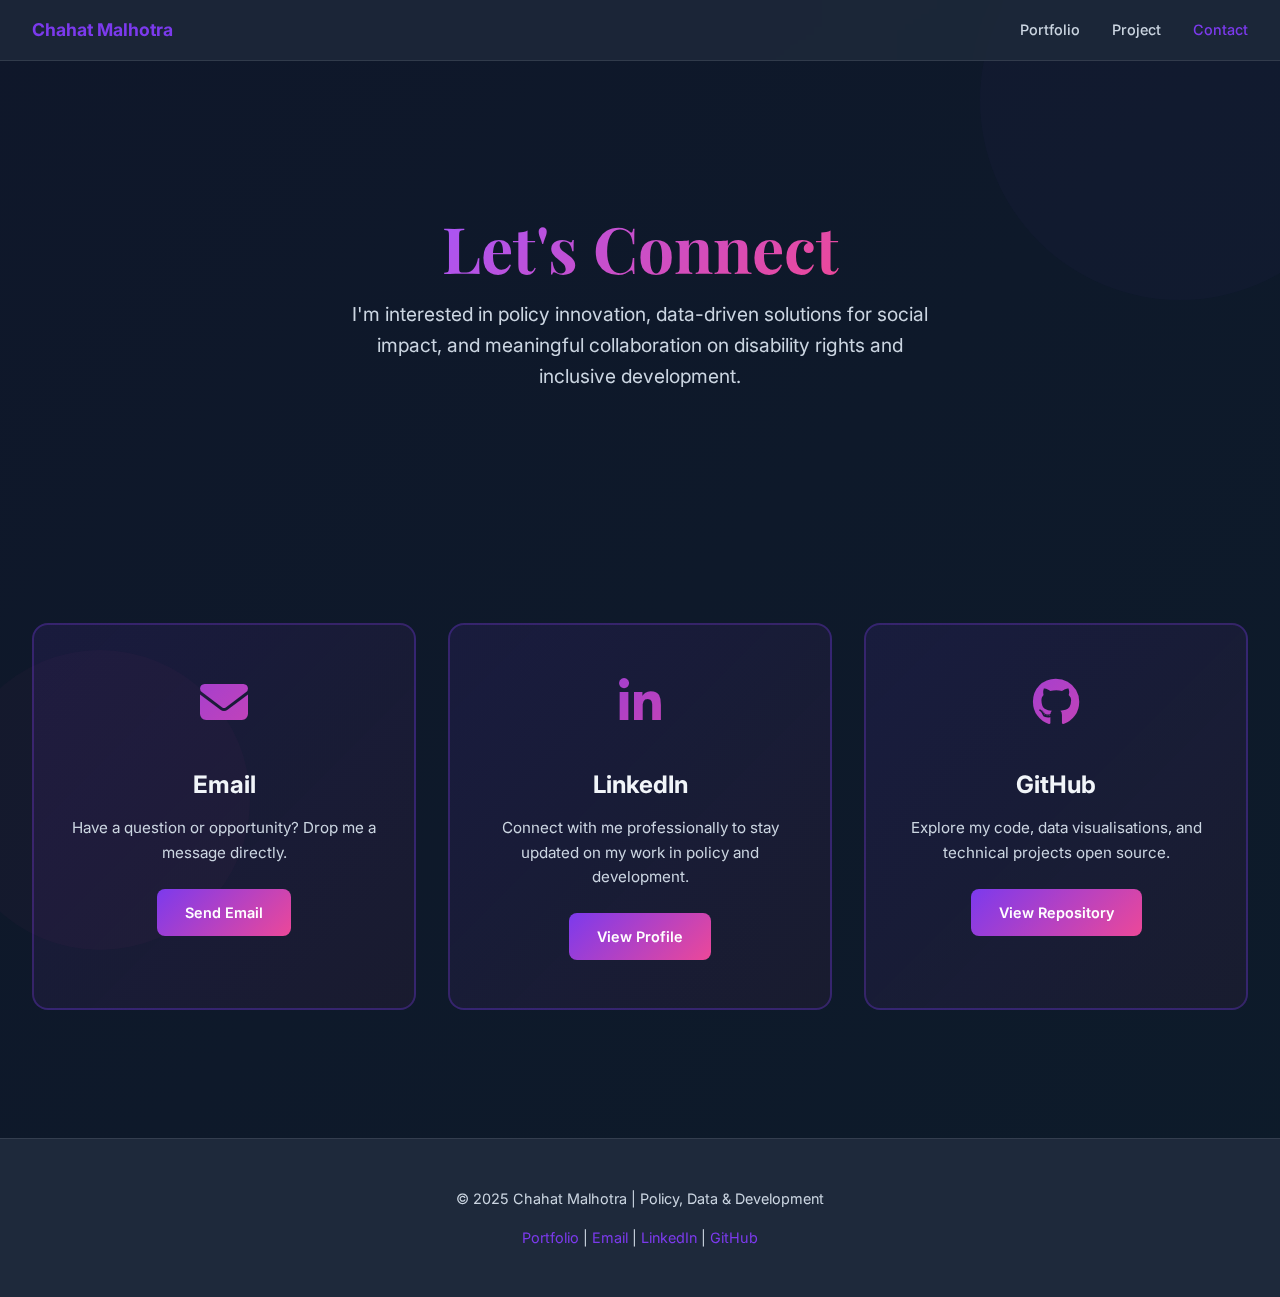
<file: contact.html>
<!DOCTYPE html>
<html lang="en">
<head>
    <meta charset="UTF-8">
    <meta name="viewport" content="width=device-width, initial-scale=1.0">
    <title>Contact | Chahat Malhotra</title>
    
    <!-- Fonts -->
    <link rel="preconnect" href="https://fonts.googleapis.com">
    <link rel="preconnect" href="https://fonts.gstatic.com" crossorigin>
    <link href="https://fonts.googleapis.com/css2?family=Inter:wght@300;400;500;600;700;800&display=swap" rel="stylesheet">
    <link href="https://fonts.googleapis.com/css2?family=Playfair+Display:wght@600;700;800&display=swap" rel="stylesheet">
    
    <!-- Icons -->
    <link rel="stylesheet" href="https://cdnjs.cloudflare.com/ajax/libs/font-awesome/6.4.0/css/all.min.css">

    <style>
        * {
            margin: 0;
            padding: 0;
            box-sizing: border-box;
        }

        :root {
            --primary-purple: #7c3aed;
            --dark-purple: #6b21a8;
            --light-purple: #a855f7;
            --bg-dark: #0f172a;
            --bg-section: #1e293b;
            --text-primary: #f1f5f9;
            --text-secondary: #cbd5e1;
            --accent: #ec4899;
        }

        html {
            scroll-behavior: smooth;
        }

        body {
            font-family: 'Inter', -apple-system, BlinkMacSystemFont, sans-serif;
            background: linear-gradient(135deg, var(--bg-dark) 0%, #0d1b2a 100%);
            color: var(--text-primary);
            line-height: 1.6;
            min-height: 100vh;
        }

        /* Animated background elements */
        .bg-blob {
            position: fixed;
            border-radius: 50%;
            opacity: 0.03;
            z-index: -1;
            pointer-events: none;
        }

        .blob-1 {
            width: 400px;
            height: 400px;
            background: var(--primary-purple);
            top: -100px;
            right: -100px;
            animation: float 20s infinite ease-in-out;
        }

        .blob-2 {
            width: 300px;
            height: 300px;
            background: var(--accent);
            bottom: -50px;
            left: -50px;
            animation: float 15s infinite ease-in-out reverse;
        }

        @keyframes float {
            0%, 100% { transform: translate(0px, 0px); }
            25% { transform: translate(30px, -30px); }
            50% { transform: translate(0px, -50px); }
            75% { transform: translate(-30px, -30px); }
        }

        /* Navigation */
        nav {
            background: rgba(30, 41, 59, 0.8);
            border-bottom: 1px solid rgba(255, 255, 255, 0.1);
            position: sticky;
            top: 0;
            z-index: 1000;
            backdrop-filter: blur(10px);
        }

        .nav-content {
            max-width: 1400px;
            margin: 0 auto;
            padding: 1rem 2rem;
            display: flex;
            justify-content: space-between;
            align-items: center;
        }

        .nav-brand {
            font-size: 1.1rem;
            font-weight: 700;
            color: var(--primary-purple);
        }

        .nav-links {
            display: flex;
            gap: 2rem;
            list-style: none;
        }

        .nav-links a {
            color: var(--text-secondary);
            text-decoration: none;
            font-weight: 500;
            font-size: 0.9rem;
            transition: color 0.3s ease;
            position: relative;
        }

        .nav-links a:hover {
            color: var(--primary-purple);
        }

        .nav-links a::after {
            content: '';
            position: absolute;
            bottom: -5px;
            left: 0;
            width: 0;
            height: 2px;
            background: linear-gradient(90deg, var(--primary-purple), var(--accent));
            transition: width 0.3s ease;
        }

        .nav-links a:hover::after {
            width: 100%;
        }

        /* Container */
        .container {
            max-width: 1400px;
            margin: 0 auto;
            padding: 0 2rem;
        }

        /* Hero Section */
        .hero {
            padding: 6rem 2rem 4rem;
            text-align: center;
            min-height: 50vh;
            display: flex;
            flex-direction: column;
            justify-content: center;
            align-items: center;
        }

        .hero h1 {
            font-family: 'Playfair Display', serif;
            font-size: 4rem;
            font-weight: 700;
            margin-bottom: 1rem;
            background: linear-gradient(135deg, var(--light-purple), var(--accent));
            -webkit-background-clip: text;
            -webkit-text-fill-color: transparent;
            background-clip: text;
            line-height: 1.1;
            animation: fadeInUp 0.8s ease-out;
        }

        .hero p {
            font-size: 1.2rem;
            color: var(--text-secondary);
            max-width: 600px;
            margin: 0 auto;
            animation: fadeInUp 0.8s ease-out 0.2s both;
        }

        @keyframes fadeInUp {
            from {
                opacity: 0;
                transform: translateY(30px);
            }
            to {
                opacity: 1;
                transform: translateY(0);
            }
        }

        /* Contact Section */
        .contact-section {
            padding: 4rem 0;
        }

        .contact-grid {
            display: grid;
            grid-template-columns: repeat(auto-fit, minmax(300px, 1fr));
            gap: 2rem;
            margin-top: 3rem;
        }

        .contact-card {
            background: linear-gradient(135deg, rgba(124, 58, 237, 0.1) 0%, rgba(236, 72, 153, 0.05) 100%);
            border: 2px solid rgba(124, 58, 237, 0.3);
            border-radius: 16px;
            padding: 2.5rem 2rem;
            text-align: center;
            transition: all 0.4s cubic-bezier(0.34, 1.56, 0.64, 1);
            position: relative;
            overflow: hidden;
        }

        .contact-card::before {
            content: '';
            position: absolute;
            top: 0;
            left: -100%;
            width: 100%;
            height: 100%;
            background: linear-gradient(90deg, transparent, rgba(255, 255, 255, 0.1), transparent);
            transition: left 0.6s ease;
        }

        .contact-card:hover::before {
            left: 100%;
        }

        .contact-card:hover {
            border-color: var(--primary-purple);
            background: linear-gradient(135deg, rgba(124, 58, 237, 0.15) 0%, rgba(236, 72, 153, 0.08) 100%);
            transform: translateY(-8px);
            box-shadow: 0 20px 50px rgba(124, 58, 237, 0.3);
        }

        .card-icon {
            font-size: 3rem;
            margin-bottom: 1.5rem;
            background: linear-gradient(135deg, var(--primary-purple), var(--accent));
            -webkit-background-clip: text;
            -webkit-text-fill-color: transparent;
            background-clip: text;
            transition: transform 0.3s ease;
        }

        .contact-card:hover .card-icon {
            transform: scale(1.15) rotate(5deg);
        }

        .card-title {
            font-size: 1.5rem;
            font-weight: 700;
            color: var(--text-primary);
            margin-bottom: 0.75rem;
        }

        .card-description {
            color: var(--text-secondary);
            font-size: 0.95rem;
            margin-bottom: 1.5rem;
            line-height: 1.6;
        }

        .card-link {
            display: inline-block;
            padding: 0.75rem 1.75rem;
            background: linear-gradient(135deg, var(--primary-purple), var(--accent));
            color: white;
            text-decoration: none;
            border-radius: 8px;
            font-weight: 600;
            font-size: 0.9rem;
            transition: all 0.3s ease;
            position: relative;
            overflow: hidden;
        }

        .card-link::before {
            content: '';
            position: absolute;
            top: 0;
            left: -100%;
            width: 100%;
            height: 100%;
            background: rgba(255, 255, 255, 0.2);
            transition: left 0.3s ease;
            z-index: -1;
        }

        .card-link:hover {
            transform: translateX(4px);
            box-shadow: 0 10px 30px rgba(124, 58, 237, 0.4);
        }

        .card-link:hover::before {
            left: 100%;
        }

        /* Message Section */
        .message-section {
            padding: 4rem 0;
            text-align: center;
        }

        .message-box {
            background: rgba(124, 58, 237, 0.08);
            border-left: 4px solid var(--primary-purple);
            padding: 2.5rem;
            border-radius: 12px;
            margin-top: 2rem;
            animation: fadeInUp 0.8s ease-out 0.4s both;
        }

        .message-box h3 {
            font-size: 1.4rem;
            color: var(--light-purple);
            margin-bottom: 1rem;
        }

        .message-box p {
            color: var(--text-secondary);
            font-size: 1rem;
            line-height: 1.8;
        }

        /* Quick Links */
        .quick-links {
            padding: 3rem 0;
            border-top: 1px solid rgba(255, 255, 255, 0.05);
            border-bottom: 1px solid rgba(255, 255, 255, 0.05);
        }

        .links-grid {
            display: grid;
            grid-template-columns: repeat(auto-fit, minmax(250px, 1fr));
            gap: 2rem;
            margin-top: 2rem;
        }

        .link-item {
            background: var(--bg-section);
            padding: 1.5rem;
            border-radius: 8px;
            border-left: 3px solid var(--primary-purple);
            transition: all 0.3s ease;
        }

        .link-item:hover {
            transform: translateX(8px);
            border-left-color: var(--accent);
            background: rgba(124, 58, 237, 0.1);
        }

        .link-item h4 {
            color: var(--light-purple);
            margin-bottom: 0.5rem;
            font-size: 1.1rem;
        }

        .link-item p {
            color: var(--text-secondary);
            font-size: 0.9rem;
        }

        .link-item a {
            color: var(--primary-purple);
            text-decoration: none;
            font-weight: 600;
            transition: color 0.3s ease;
        }

        .link-item a:hover {
            color: var(--accent);
            text-decoration: underline;
        }

        /* Footer */
        footer {
            background: var(--bg-section);
            padding: 3rem 2rem;
            text-align: center;
            border-top: 1px solid rgba(255, 255, 255, 0.1);
            margin-top: 4rem;
        }

        footer p {
            color: var(--text-secondary);
            font-size: 0.9rem;
        }

        footer a {
            color: var(--primary-purple);
            text-decoration: none;
            transition: color 0.3s ease;
        }

        footer a:hover {
            color: var(--accent);
            text-decoration: underline;
        }

        /* Accessibility */
        .sr-only {
            position: absolute;
            width: 1px;
            height: 1px;
            padding: 0;
            margin: -1px;
            overflow: hidden;
            clip: rect(0,0,0,0);
            border: 0;
        }

        @media (max-width: 768px) {
            .hero h1 {
                font-size: 2.5rem;
            }

            .nav-links {
                gap: 1rem;
            }

            .contact-grid {
                grid-template-columns: 1fr;
            }

            .hero p {
                font-size: 1rem;
            }
        }

        /* High contrast mode support */
        @media (prefers-contrast: high) {
            :root {
                --bg-dark: #000000;
                --bg-section: #1a1a1a;
                --text-primary: #ffffff;
            }
        }

        /* Reduce motion for accessibility */
        @media (prefers-reduced-motion: reduce) {
            *, *::before, *::after {
                animation-duration: 0.01ms !important;
                animation-iteration-count: 1 !important;
                transition-duration: 0.01ms !important;
            }
        }
    </style>
</head>

<body>
    <!-- Animated Background -->
    <div class="bg-blob blob-1"></div>
    <div class="bg-blob blob-2"></div>

    <!-- Navigation -->
    <nav role="navigation" aria-label="Main navigation">
        <div class="nav-content">
            <div class="nav-brand">Chahat Malhotra</div>
            <ul class="nav-links">
                <li><a href="index.html">Portfolio</a></li>
                <li><a href="index.html#aims">Project</a></li>
                <li><a href="contact.html" style="color: var(--primary-purple);">Contact</a></li>
            </ul>
        </div>
    </nav>

    <!-- Hero Section -->
    <div class="container">
        <header class="hero" role="banner">
            <h1>Let's Connect</h1>
            <p>I'm interested in policy innovation, data-driven solutions for social impact, and meaningful collaboration on disability rights and inclusive development.</p>
        </header>
    </div>

    <!-- Contact Cards Section -->
    <section class="contact-section">
        <div class="container">
            <div class="contact-grid">
                <!-- Email Card -->
                <div class="contact-card">
                    <div class="card-icon">
                        <i class="fas fa-envelope"></i>
                    </div>
                    <h3 class="card-title">Email</h3>
                    <p class="card-description">Have a question or opportunity? Drop me a message directly.</p>
                    <a href="mailto:chahatmalhotra.work@gmail.com" class="card-link">Send Email</a>
                </div>

                <!-- LinkedIn Card -->
                <div class="contact-card">
                    <div class="card-icon">
                        <i class="fab fa-linkedin-in"></i>
                    </div>
                    <h3 class="card-title">LinkedIn</h3>
                    <p class="card-description">Connect with me professionally to stay updated on my work in policy and development.</p>
                    <a href="https://www.linkedin.com/in/chahat-malhotra/" target="_blank" rel="noopener noreferrer" class="card-link">View Profile</a>
                </div>

                <!-- GitHub Card -->
                <div class="contact-card">
                    <div class="card-icon">
                        <i class="fab fa-github"></i>
                    </div>
                    <h3 class="card-title">GitHub</h3>
                    <p class="card-description">Explore my code, data visualisations, and technical projects open source.</p>
                    <a href="https://github.com/c-malhotra" target="_blank" rel="noopener noreferrer" class="card-link">View Repository</a>
                </div>
            </div>
        </div>
    </section>



    <!-- Footer -->
    <footer role="contentinfo">
        <div class="container">
            <p style="margin-bottom: 1rem;">© 2025 Chahat Malhotra | Policy, Data &amp; Development</p>
            <p>
                <a href="index.html">Portfolio</a> | 
                <a href="mailto:chahatmalhotra.work@gmail.com">Email</a> | 
                <a href="https://www.linkedin.com/in/chahat-malhotra/">LinkedIn</a> | 
                <a href="https://github.com/c-malhotra">GitHub</a>
            </p>
        </div>
    </footer>

    <script>
        // Smooth scroll for anchor links
        document.querySelectorAll('a[href^="#"]').forEach(anchor => {
            anchor.addEventListener('click', function (e) {
                e.preventDefault();
                const target = document.querySelector(this.getAttribute('href'));
                if (target) {
                    target.scrollIntoView({ behavior: 'smooth' });
                }
            });
        });
    </script>
</body>
</html>
</file>
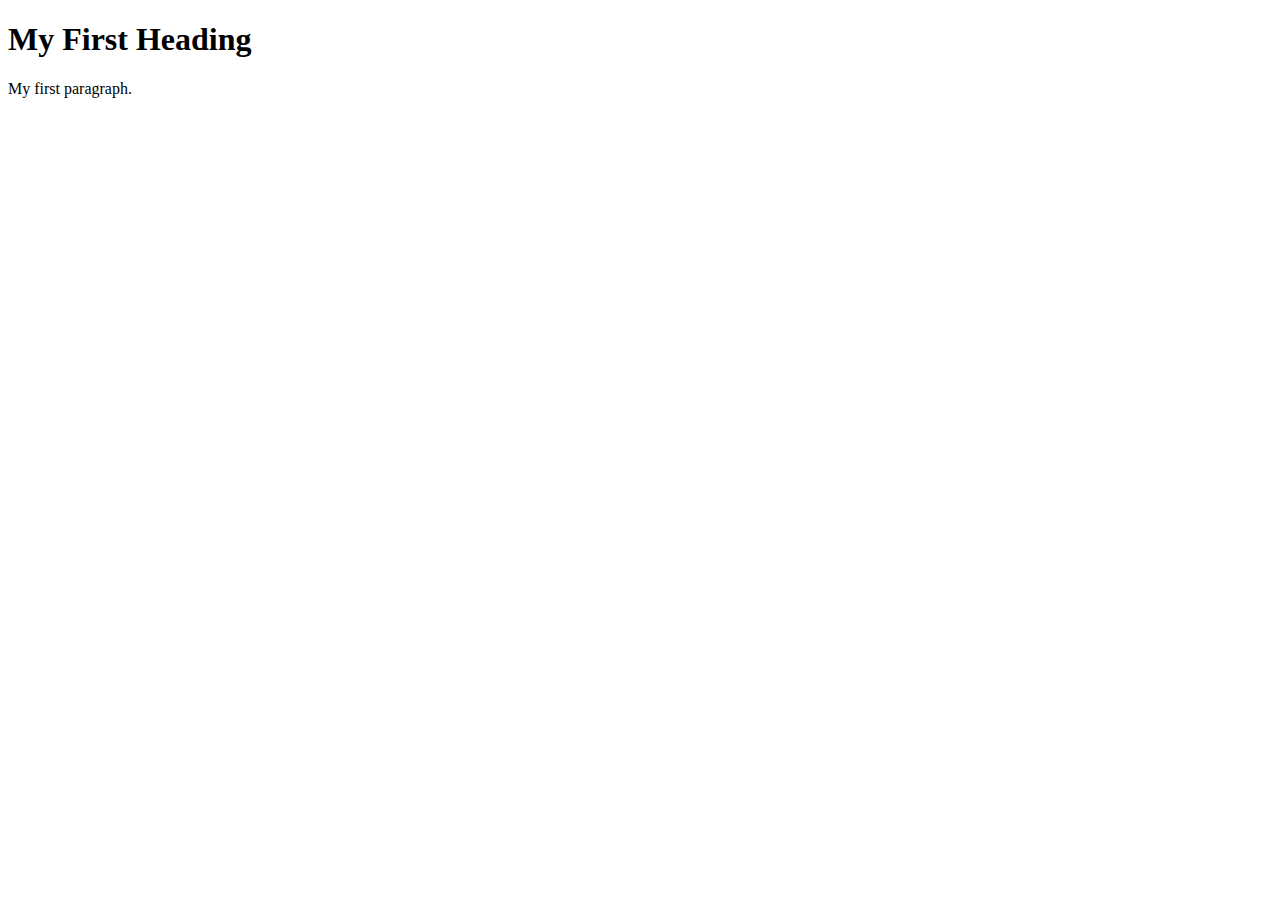
<file: Example1.html>
<!DOCTYPE html>
<html>

<!-- Richard Davies, Data Science -->

<!-- Commenting you code is vital, vital, vital -->
<!-- This is how you add comments to HTML -->

<!-- You can also include
multi - line comments
if you find that useful -->

<!-- To comment something out, use the short-cut CTRL & the "/" key (command + "/" on Mac)-->

<!-- HTML files have two fundamental parts. (1) The head, (2) The body -->

<!-- The head contains things that you do not see on the page -->

<head>
    <title>Page Title</title>
</head>

<!-- The body contains thigs you see -->
<!-- Most elements both open and close, with the content in the middle -->
<!-- Indenting is optional, but helps with readability -->
<body>
    <h1>My First Heading</h1>
    <p>My first paragraph.</p>
</body>
</html>
</file>
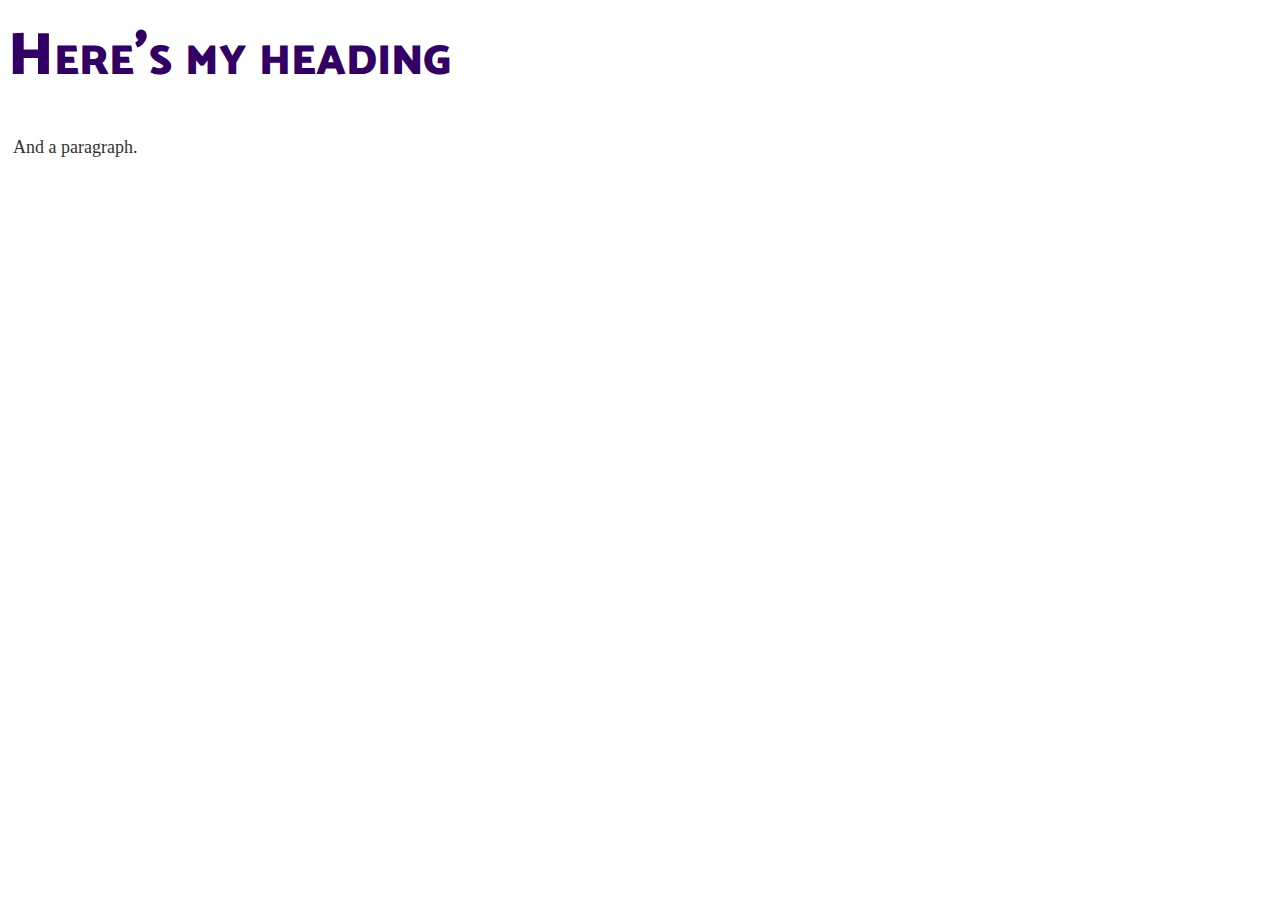
<file: Example2.html>
<!DOCTYPE html>

<!-- Richard Davies, Data Science -->

<html>

<head>
    <title>Richard's Second Example</title>

<!-- Link to my CSS file -->
<!-- The link needs to point to the CSS file, so it needs to be in the right place -->
    <link rel="stylesheet" href="Example2.css">
</head>


<body>

<h1>Here's my heading</h1>
<p>And a paragraph.</p>

</body>
</html>
</file>
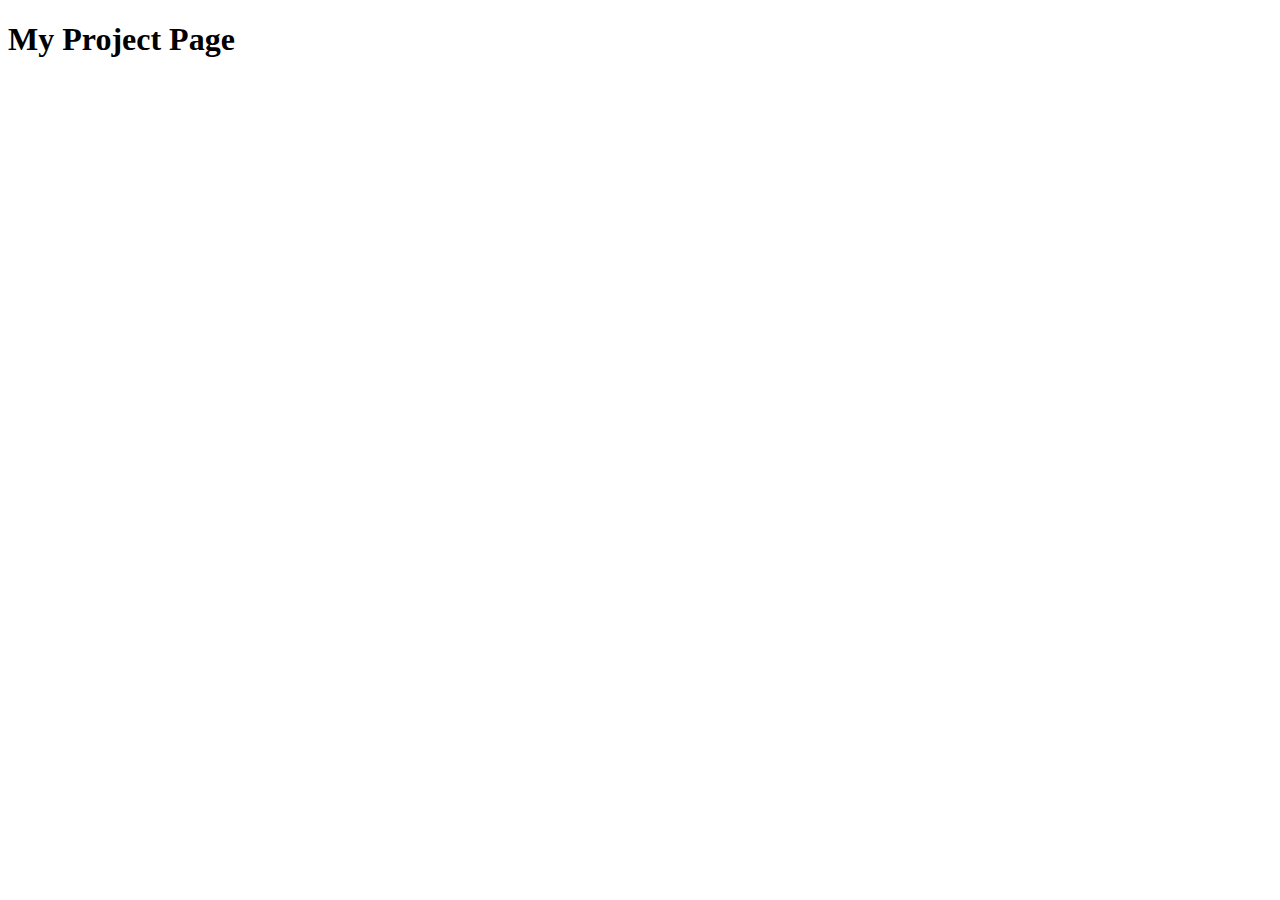
<file: project.html>
<!DOCTYPE html>
<html lang="en">
<head>
    <meta charset="UTF-8">
    <meta name="viewport" content="width=device-width, initial-scale=1.0">
    <title>Document</title>
</head>
<body>
    <h1>My Project Page</h1>
    
</body>
</html>
</file>
<file: Example2.css>
/* Richard Davies */
/* Data Science */

/* This is a comment in CSS */

/* This is a 
multi line comment */

/* CSS files can be used to access e.g. fonts */
@import url('https://fonts.googleapis.com/css2?family=Catamaran:wght@900&display=swap');


/* Format my paragraph */
p {
	font-size: 18px;
	margin: 5px 5px;
	line-height: 22.4px;
	color: #323232;
}

/* Format my heading */
h1 {
	font-family: "Catamaran";
	font-variant: small-caps;
	font-size: 60px;
	color: #320064;
	font-weight: 900;
	margin: 0px 0px 30px 0px;
}
</file>
